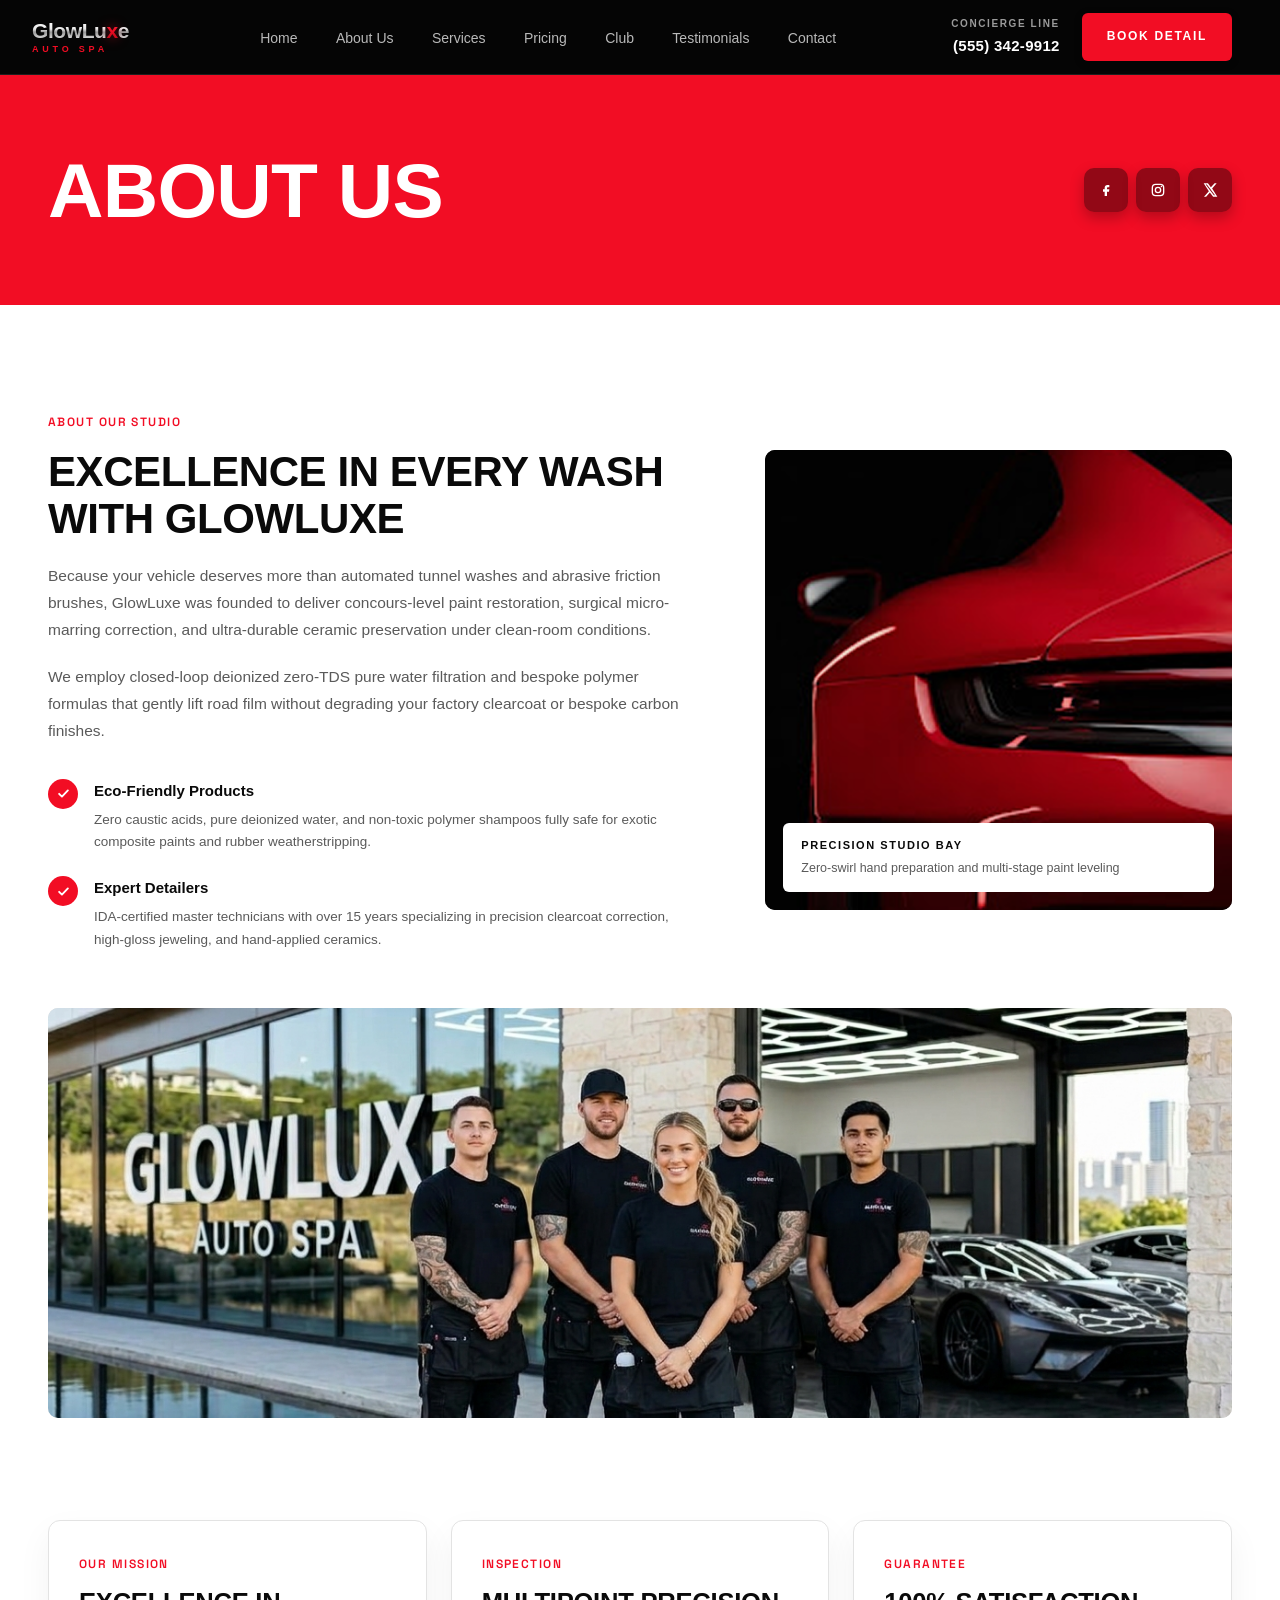
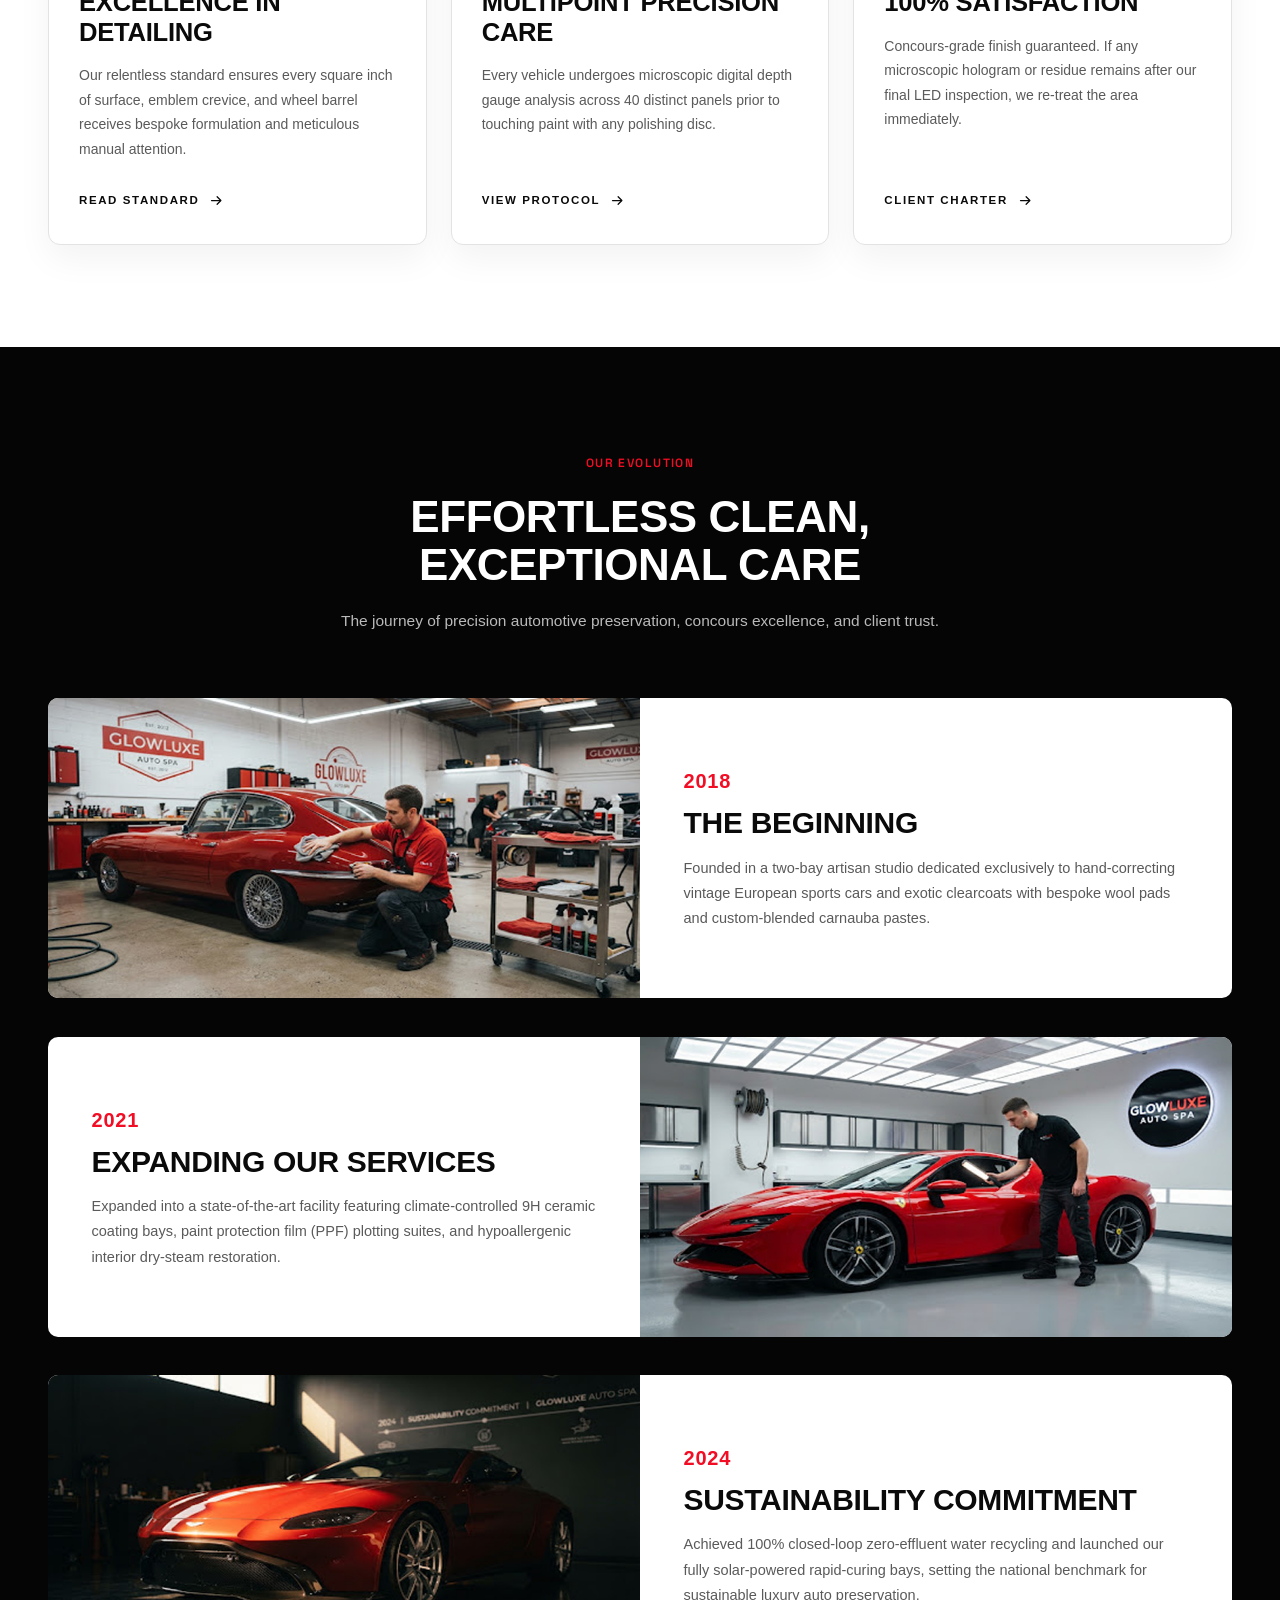
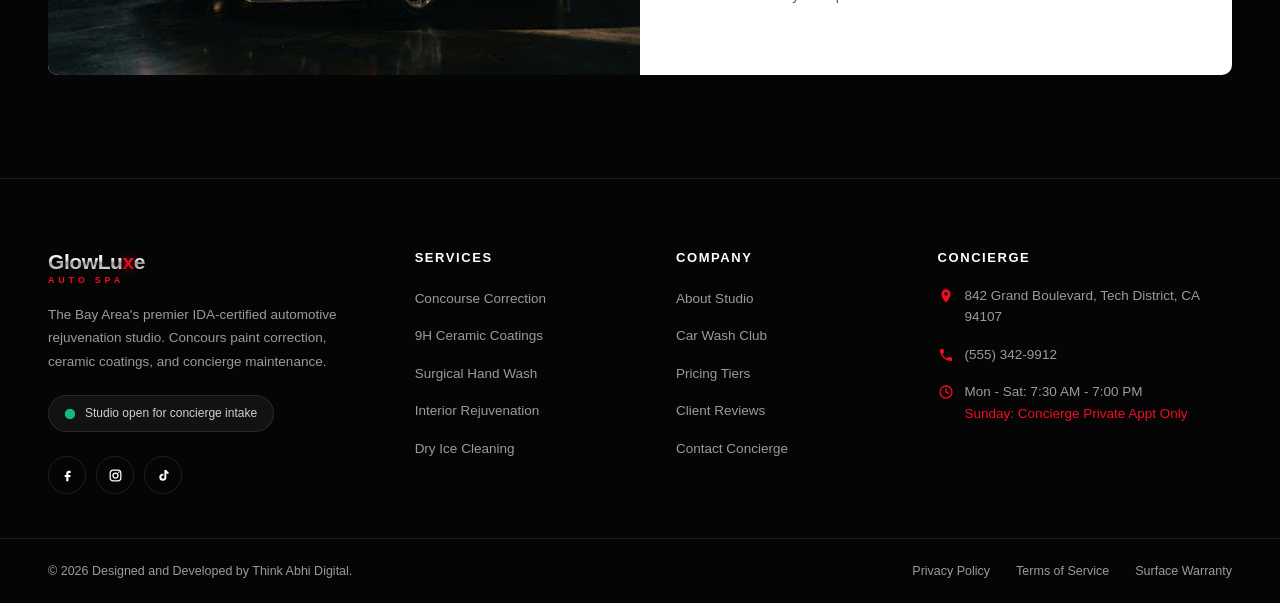
<file: about.html>
<!DOCTYPE html>
<html lang="en">
<head>
  <meta charset="UTF-8">
  <meta name="viewport" content="width=device-width, initial-scale=1.0">
  <meta name="description" content="About GlowLuxe Auto Spa — the Bay Area's premier IDA-certified automotive rejuvenation studio. Our mission, inspection protocol, guarantee, and the evolution of our craft since 2018.">
  <title>About Us — GlowLuxe Auto Spa</title>
  <link rel="preconnect" href="https://fonts.googleapis.com">
  <link rel="preconnect" href="https://fonts.gstatic.com" crossorigin>
  <link rel="stylesheet" href="https://fonts.googleapis.com/css2?family=Space+Grotesk:wght@500;600&amp;display=swap">
  <link rel="stylesheet" href="assets/css/style.css">
</head>
<body>
  <div id="site-header"></div>

  <main>
    <section class="c-section c-page-banner">
      <div class="c-container c-page-banner__inner">
        <h1 class="c-page-banner__title">About Us</h1>
        <div class="c-page-banner__socials">
          <a class="c-page-banner__social" href="#" aria-label="Facebook">
            <svg viewBox="0 0 24 24" fill="currentColor" aria-hidden="true"><path d="M14 8h3V4.5h-3c-2.3 0-4 1.9-4 4.2V11H7.5v3.5H10V21h3.5v-6.5h3l.5-3.5h-3.5V9c0-.6.4-1 1-1z"/></svg>
          </a>
          <a class="c-page-banner__social" href="#" aria-label="Instagram">
            <svg viewBox="0 0 24 24" fill="none" stroke="currentColor" stroke-width="2" aria-hidden="true"><rect x="3.5" y="3.5" width="17" height="17" rx="5"/><circle cx="12" cy="12" r="4"/><circle cx="17.2" cy="6.8" r="1.2" fill="currentColor" stroke="none"/></svg>
          </a>
          <a class="c-page-banner__social" href="#" aria-label="X">
            <svg viewBox="0 0 24 24" fill="currentColor" aria-hidden="true"><path d="M18.9 2H22l-6.8 7.8L23 22h-6.3l-4.9-6.4L6.2 22H3l7.3-8.3L2.5 2h6.4l4.4 5.9L18.9 2Zm-1.1 18h1.7L7.3 3.8H5.5L17.8 20Z"/></svg>
          </a>
        </div>
      </div>
    </section>

    <section class="c-section c-about-overview">
      <div class="c-container c-about-overview__layout">
        <div class="c-about-overview__content">
          <p class="c-eyebrow c-eyebrow--brand">About Our Studio</p>
          <h2 class="c-about-overview__title">Excellence in every wash with GlowLuxe</h2>
          <p class="c-about-overview__text">Because your vehicle deserves more than automated tunnel washes and abrasive friction brushes, GlowLuxe was founded to deliver concours-level paint restoration, surgical micro-marring correction, and ultra-durable ceramic preservation under clean-room conditions.</p>
          <p class="c-about-overview__text">We employ closed-loop deionized zero-TDS pure water filtration and bespoke polymer formulas that gently lift road film without degrading your factory clearcoat or bespoke carbon finishes.</p>
          <ul class="c-check-list">
            <li class="c-check-list__item">
              <span class="c-check-list__icon" aria-hidden="true">
                <svg viewBox="0 0 24 24" fill="none" stroke="currentColor" stroke-width="3" stroke-linecap="round" stroke-linejoin="round"><path d="m5 12.5 4.5 4.5L19 7"/></svg>
              </span>
              <div class="c-check-list__body">
                <p class="c-check-list__title">Eco-Friendly Products</p>
                <p class="c-check-list__text">Zero caustic acids, pure deionized water, and non-toxic polymer shampoos fully safe for exotic composite paints and rubber weatherstripping.</p>
              </div>
            </li>
            <li class="c-check-list__item">
              <span class="c-check-list__icon" aria-hidden="true">
                <svg viewBox="0 0 24 24" fill="none" stroke="currentColor" stroke-width="3" stroke-linecap="round" stroke-linejoin="round"><path d="m5 12.5 4.5 4.5L19 7"/></svg>
              </span>
              <div class="c-check-list__body">
                <p class="c-check-list__title">Expert Detailers</p>
                <p class="c-check-list__text">IDA-certified master technicians with over 15 years specializing in precision clearcoat correction, high-gloss jeweling, and hand-applied ceramics.</p>
              </div>
            </li>
          </ul>
        </div>

        <figure class="c-about-overview__media">
          <img src="assets/images/about/studio-bay.webp" alt="Red sports car parked inside the GlowLuxe precision studio bay" loading="lazy">
          <figcaption class="c-badge-overlay">
            <p class="c-badge-overlay__title">Precision Studio Bay</p>
            <p class="c-badge-overlay__text">Zero-swirl hand preparation and multi-stage paint leveling</p>
          </figcaption>
        </figure>
      </div>

      <div class="c-container">
        <figure class="c-about-overview__team">
          <img src="assets/images/about our studio.webp" alt="GlowLuxe Auto Spa detailing team standing outside the studio entrance" loading="lazy">
        </figure>
      </div>
    </section>

    <section class="c-section c-about-values">
      <div class="c-container c-about-values__grid">
        <article class="c-value-card">
          <p class="c-eyebrow c-eyebrow--brand">Our Mission</p>
          <h3 class="c-value-card__title">Excellence in detailing</h3>
          <p class="c-value-card__text">Our relentless standard ensures every square inch of surface, emblem crevice, and wheel barrel receives bespoke formulation and meticulous manual attention.</p>
          <a class="c-value-card__link" href="/contact">
            Read Standard
            <svg viewBox="0 0 24 24" fill="none" stroke="currentColor" stroke-width="2" stroke-linecap="round" stroke-linejoin="round" aria-hidden="true"><path d="M4 12h14"/><path d="m13 6 6 6-6 6"/></svg>
          </a>
        </article>

        <article class="c-value-card">
          <p class="c-eyebrow c-eyebrow--brand">Inspection</p>
          <h3 class="c-value-card__title">Multipoint precision care</h3>
          <p class="c-value-card__text">Every vehicle undergoes microscopic digital depth gauge analysis across 40 distinct panels prior to touching paint with any polishing disc.</p>
          <a class="c-value-card__link" href="/services">
            View Protocol
            <svg viewBox="0 0 24 24" fill="none" stroke="currentColor" stroke-width="2" stroke-linecap="round" stroke-linejoin="round" aria-hidden="true"><path d="M4 12h14"/><path d="m13 6 6 6-6 6"/></svg>
          </a>
        </article>

        <article class="c-value-card">
          <p class="c-eyebrow c-eyebrow--brand">Guarantee</p>
          <h3 class="c-value-card__title">100% Satisfaction</h3>
          <p class="c-value-card__text">Concours-grade finish guaranteed. If any microscopic hologram or residue remains after our final LED inspection, we re-treat the area immediately.</p>
          <a class="c-value-card__link" href="/contact">
            Client Charter
            <svg viewBox="0 0 24 24" fill="none" stroke="currentColor" stroke-width="2" stroke-linecap="round" stroke-linejoin="round" aria-hidden="true"><path d="M4 12h14"/><path d="m13 6 6 6-6 6"/></svg>
          </a>
        </article>
      </div>
    </section>

    <section class="c-section c-about-evolution">
      <div class="c-container c-about-evolution__header">
        <p class="c-eyebrow c-eyebrow--brand">Our Evolution</p>
        <h2 class="section-title">Effortless clean, exceptional care</h2>
        <p class="section-lede">The journey of precision automotive preservation, concours excellence, and client trust.</p>
      </div>

      <div class="c-container c-timeline">
        <article class="c-timeline__item">
          <div class="c-timeline__media">
            <img src="assets/images/about/history-2018.webp" alt="Artisan detailer hand-polishing a vintage red sports car in the original two-bay studio" loading="lazy">
          </div>
          <div class="c-timeline__body">
            <p class="c-timeline__year">2018</p>
            <h3 class="c-timeline__title">The Beginning</h3>
            <p class="c-timeline__text">Founded in a two-bay artisan studio dedicated exclusively to hand-correcting vintage European sports cars and exotic clearcoats with bespoke wool pads and custom-blended carnauba pastes.</p>
          </div>
        </article>

        <article class="c-timeline__item c-timeline__item--reverse">
          <div class="c-timeline__media">
            <img src="assets/images/about/history-2021.webp" alt="Detailer inspecting a red supercar inside the expanded climate-controlled facility" loading="lazy">
          </div>
          <div class="c-timeline__body">
            <p class="c-timeline__year">2021</p>
            <h3 class="c-timeline__title">Expanding Our Services</h3>
            <p class="c-timeline__text">Expanded into a state-of-the-art facility featuring climate-controlled 9H ceramic coating bays, paint protection film (PPF) plotting suites, and hypoallergenic interior dry-steam restoration.</p>
          </div>
        </article>

        <article class="c-timeline__item">
          <div class="c-timeline__media">
            <img src="assets/images/about/history-2024.webp" alt="Red grand tourer under solar-cured studio lighting beside the sustainability milestone wall" loading="lazy">
          </div>
          <div class="c-timeline__body">
            <p class="c-timeline__year">2024</p>
            <h3 class="c-timeline__title">Sustainability Commitment</h3>
            <p class="c-timeline__text">Achieved 100% closed-loop zero-effluent water recycling and launched our fully solar-powered rapid-curing bays, setting the national benchmark for sustainable luxury auto preservation.</p>
          </div>
        </article>
      </div>
    </section>
  </main>

  <div id="site-footer"></div>
  <script src="assets/js/main.js"></script>
</body>
</html>
</file>
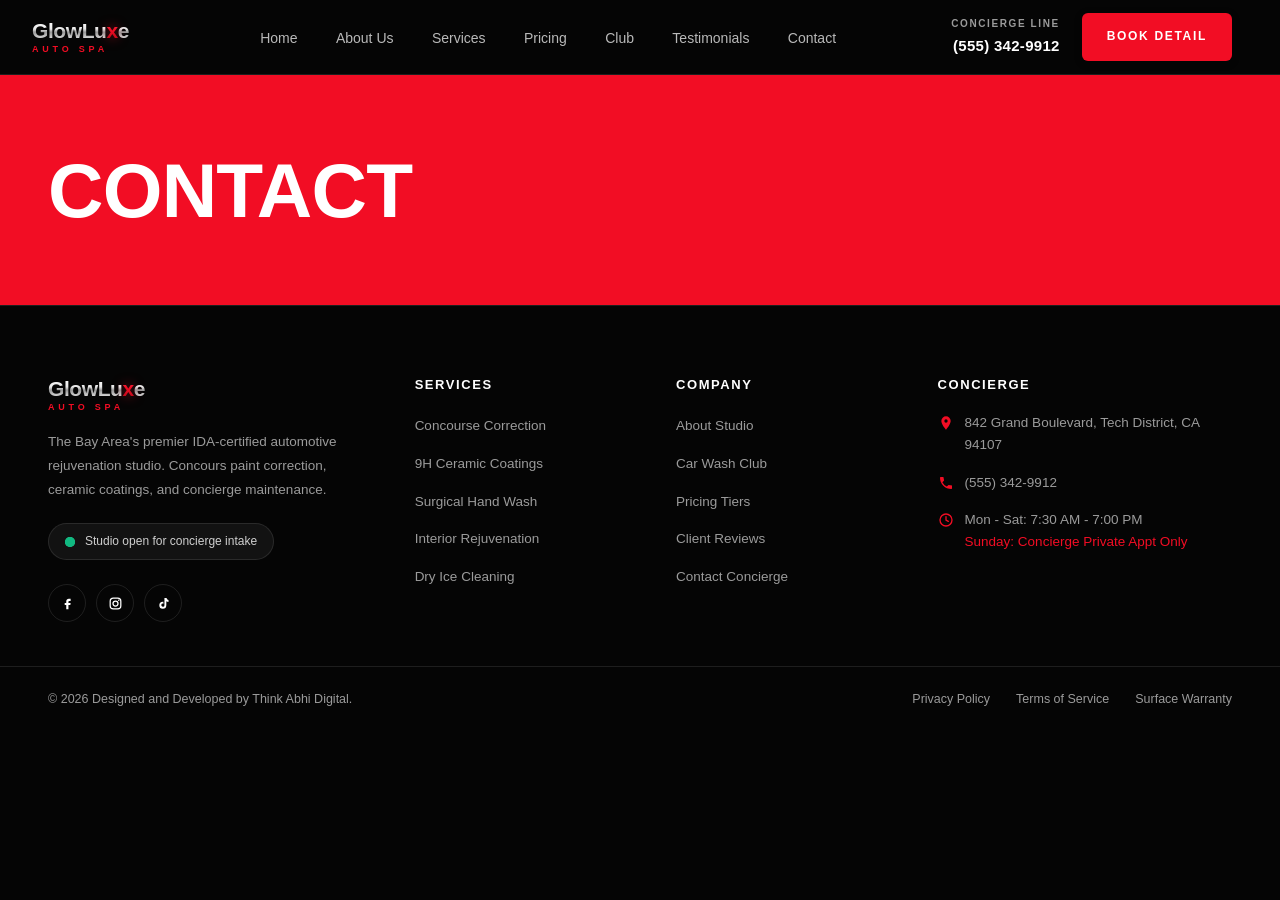
<file: contact.html>
<!DOCTYPE html>
<html lang="en">
<head>
  <meta charset="UTF-8">
  <meta name="viewport" content="width=device-width, initial-scale=1.0">
  <meta name="description" content="Contact GlowLuxe Auto Spa — book a concierge detail, request a quote, or visit the Bay Area studio.">
  <title>Contact — GlowLuxe Auto Spa</title>
  <link rel="preconnect" href="https://fonts.googleapis.com">
  <link rel="preconnect" href="https://fonts.gstatic.com" crossorigin>
  <link rel="stylesheet" href="https://fonts.googleapis.com/css2?family=Space+Grotesk:wght@500;600&amp;display=swap">
  <link rel="stylesheet" href="assets/css/style.css">
</head>
<body>
  <div id="site-header"></div>

  <main>
    <section class="c-section c-page-banner">
      <div class="c-container c-page-banner__inner">
        <h1 class="c-page-banner__title">Contact</h1>
      </div>
    </section>
  </main>

  <div id="site-footer"></div>
  <script src="assets/js/main.js"></script>
</body>
</html>
</file>
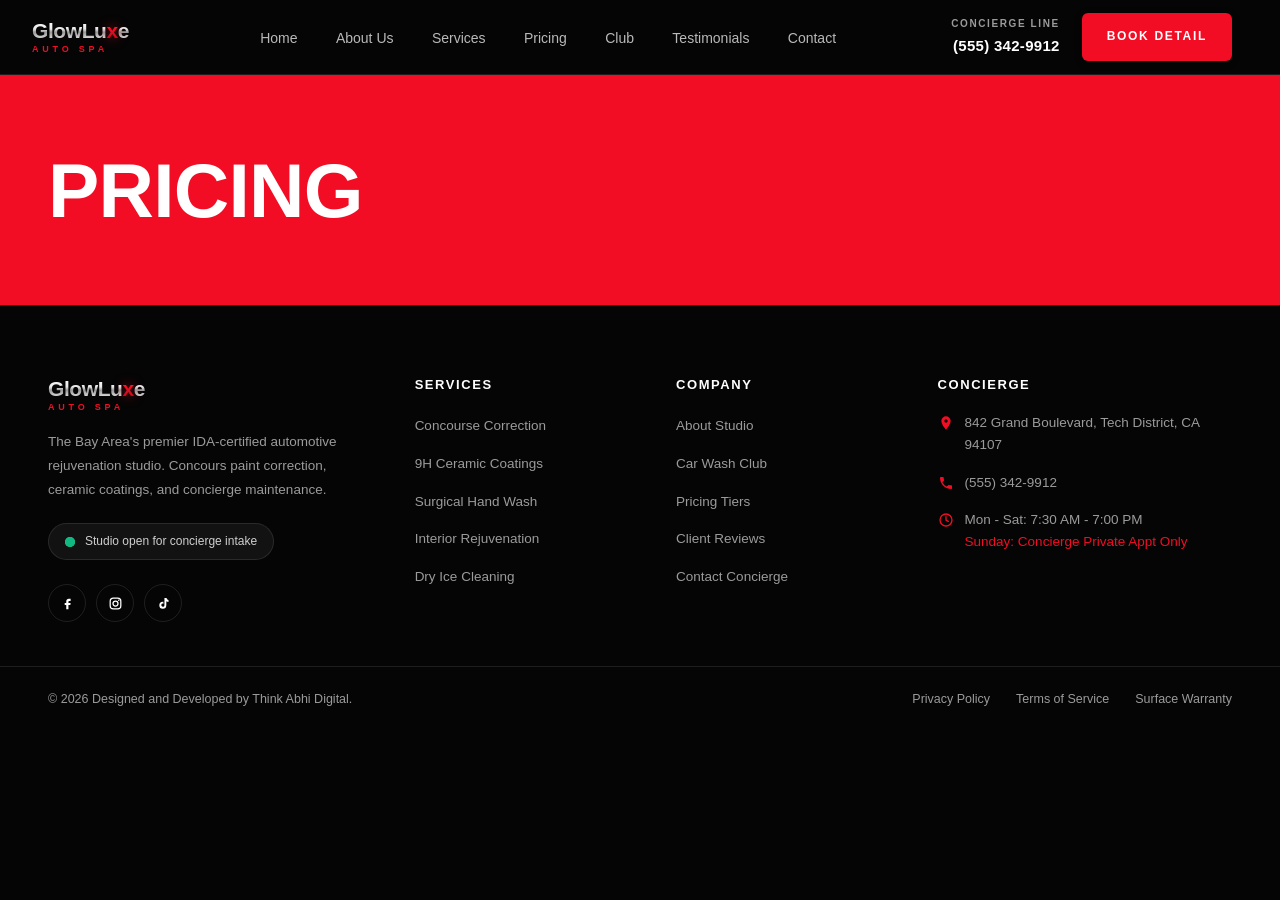
<file: pricing.html>
<!DOCTYPE html>
<html lang="en">
<head>
  <meta charset="UTF-8">
  <meta name="viewport" content="width=device-width, initial-scale=1.0">
  <meta name="description" content="GlowLuxe Auto Spa pricing — transparent tiers for concours paint correction, ceramic coatings, and concierge maintenance plans.">
  <title>Pricing — GlowLuxe Auto Spa</title>
  <link rel="preconnect" href="https://fonts.googleapis.com">
  <link rel="preconnect" href="https://fonts.gstatic.com" crossorigin>
  <link rel="stylesheet" href="https://fonts.googleapis.com/css2?family=Space+Grotesk:wght@500;600&amp;display=swap">
  <link rel="stylesheet" href="assets/css/style.css">
</head>
<body>
  <div id="site-header"></div>

  <main>
    <section class="c-section c-page-banner">
      <div class="c-container c-page-banner__inner">
        <h1 class="c-page-banner__title">Pricing</h1>
      </div>
    </section>
  </main>

  <div id="site-footer"></div>
  <script src="assets/js/main.js"></script>
</body>
</html>
</file>
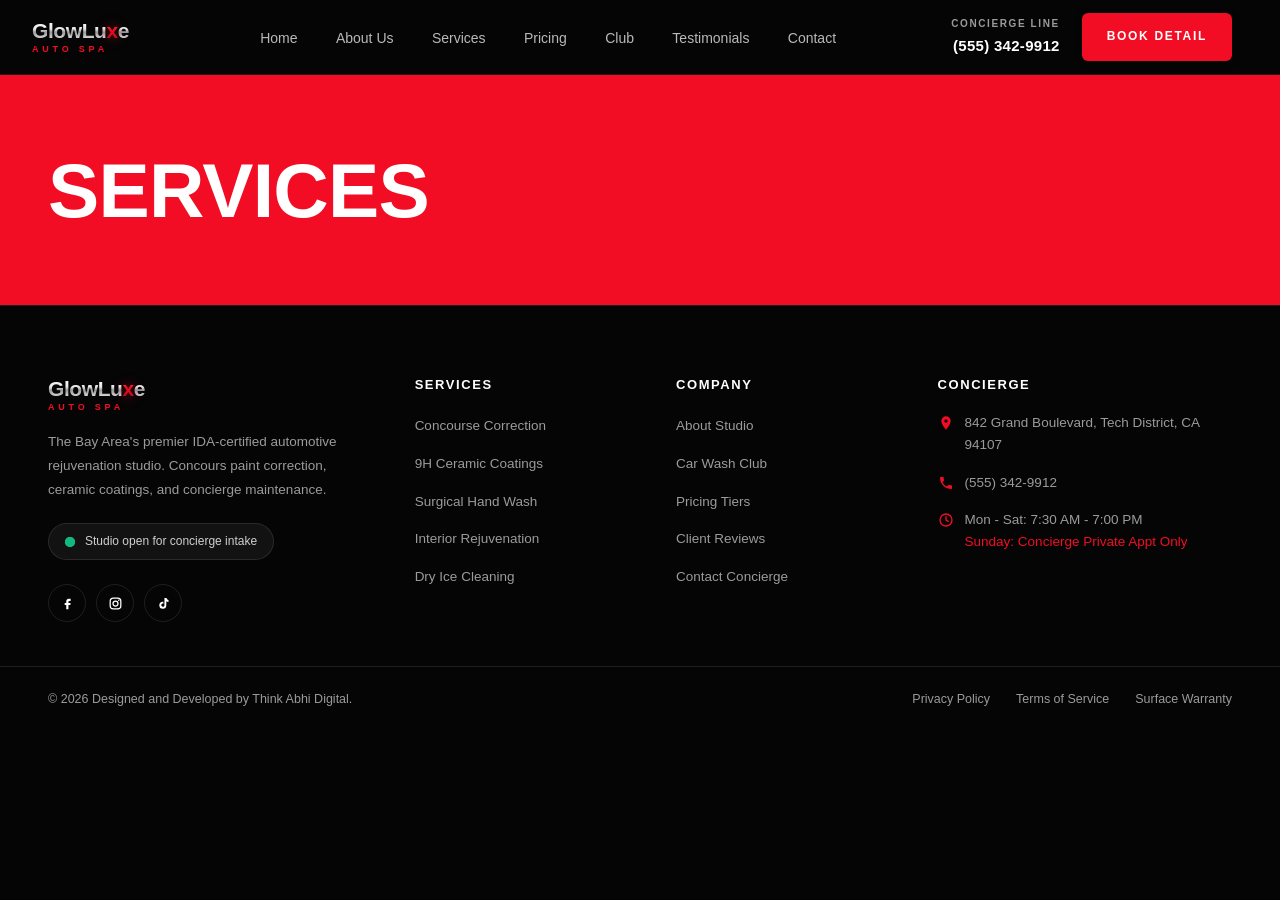
<file: services.html>
<!DOCTYPE html>
<html lang="en">
<head>
  <meta charset="UTF-8">
  <meta name="viewport" content="width=device-width, initial-scale=1.0">
  <meta name="description" content="GlowLuxe Auto Spa services — concours paint correction, 9H ceramic coatings, surgical hand wash, interior rejuvenation, and dry ice cleaning.">
  <title>Services — GlowLuxe Auto Spa</title>
  <link rel="preconnect" href="https://fonts.googleapis.com">
  <link rel="preconnect" href="https://fonts.gstatic.com" crossorigin>
  <link rel="stylesheet" href="https://fonts.googleapis.com/css2?family=Space+Grotesk:wght@500;600&amp;display=swap">
  <link rel="stylesheet" href="assets/css/style.css">
</head>
<body>
  <div id="site-header"></div>

  <main>
    <section class="c-section c-page-banner">
      <div class="c-container c-page-banner__inner">
        <h1 class="c-page-banner__title">Services</h1>
      </div>
    </section>
  </main>

  <div id="site-footer"></div>
  <script src="assets/js/main.js"></script>
</body>
</html>
</file>
<file: assets/css/style.css>
:root {
  --glow-brand-red: #F20D24;
  --glow-brand-red-bright: #FF1428;
  --glow-brand-red-dark: #B50918;

  --glow-surface-base: #050505;
  --glow-surface-raised: #0B0B0B;
  --glow-surface-panel: #121212;
  --glow-surface-light: #F2F2F2;
  --glow-surface-card: #FFFFFF;

  --glow-text-inverse: #FFFFFF;
  --glow-text-primary: #0A0A0A;
  --glow-text-muted: #9B9B9B;
  --glow-text-soft: #5A5A5A;

  --glow-border-dark: rgba(255, 255, 255, 0.10);
  --glow-border-light: #E3E3E3;
  --glow-border-red: rgba(242, 13, 36, 0.45);

  --glow-font-display: "Helvetica Neue", Helvetica, Arial, sans-serif;
  --glow-font-body: "Helvetica Neue", Helvetica, Arial, sans-serif;

  --glow-container-max: 1560px;
  --glow-gutter: 24px;
  --glow-radius: 6px;
  --glow-radius-lg: 10px;
  --glow-header-height: 74px;
  --glow-section-y: clamp(64px, 8vw, 110px);
}

*,
*::before,
*::after {
  box-sizing: border-box;
}

* {
  margin: 0;
}

html {
  -webkit-text-size-adjust: 100%;
  scroll-behavior: smooth;
  scroll-padding-top: var(--glow-header-height);
}

body {
  background: var(--glow-surface-base);
  color: var(--glow-text-inverse);
  font-family: var(--glow-font-body);
  font-size: 16px;
  line-height: 1.6;
  -webkit-font-smoothing: antialiased;
  -moz-osx-font-smoothing: grayscale;
}

img,
svg {
  display: block;
  max-width: 100%;
}

ul {
  padding: 0;
  list-style: none;
}

a {
  color: inherit;
  text-decoration: none;
}

h1,
h2,
h3 {
  font-family: var(--glow-font-display);
  font-weight: 800;
  line-height: 1.08;
  letter-spacing: -0.01em;
}

:focus-visible {
  outline: 2px solid var(--glow-brand-red);
  outline-offset: 3px;
}

.c-section {
  position: relative;
  width: 100%;
}

.c-container {
  width: 100%;
  max-width: 1560px;
  margin-left: auto;
  margin-right: auto;
  padding-left: clamp(1.25rem, 4vw, 3rem);
  padding-right: clamp(1.25rem, 4vw, 3rem);
  box-sizing: border-box;
}

.eyebrow {
  display: flex;
  align-items: center;
  gap: 10px;
  font-size: 12px;
  font-weight: 700;
  letter-spacing: 0.2em;
  text-transform: uppercase;
  color: var(--glow-brand-red);
}

.c-eyebrow {
  display: inline-flex;
  align-items: center;
  gap: 10px;
  font-family: "Space Grotesk", sans-serif;
  font-size: 12px;
  font-weight: 600;
  letter-spacing: 0.12em;
  text-transform: uppercase;
}

.c-eyebrow__indicator {
  position: relative;
  display: grid;
  place-items: center;
  width: 8px;
  height: 8px;
  flex: none;
}

.c-eyebrow__ping {
  position: absolute;
  inset: 0;
  border-radius: 50%;
  background: #FF4555;
  animation: c-eyebrow-ping 1.8s cubic-bezier(0, 0, 0.2, 1) infinite;
}

.c-eyebrow__dot {
  position: relative;
  width: 8px;
  height: 8px;
  border-radius: 50%;
  background: var(--glow-brand-red);
}

.c-eyebrow__text {
  line-height: 1.4;
  color: #B8B8B8;
}

.c-eyebrow--brand {
  color: var(--glow-brand-red);
}

@keyframes c-eyebrow-ping {
  0% {
    transform: scale(1);
    opacity: 0.75;
  }

  75%,
  100% {
    transform: scale(2.6);
    opacity: 0;
  }
}

@media (prefers-reduced-motion: reduce) {
  .c-eyebrow__ping {
    animation: none;
    opacity: 0.35;
  }
}

.eyebrow--inverse {
  color: var(--glow-text-inverse);
}

.eyebrow--center {
  justify-content: center;
}

.section-title {
  font-size: clamp(30px, 3.6vw, 44px);
  font-weight: 900;
  text-transform: uppercase;
}

.section-lede {
  font-size: 15.5px;
  line-height: 1.7;
  opacity: 0.72;
}

.btn {
  position: relative;
  display: inline-flex;
  align-items: center;
  justify-content: center;
  gap: 10px;
  padding: 15px 28px;
  border: 1px solid transparent;
  border-radius: var(--glow-radius);
  font-family: var(--glow-font-body);
  font-size: 12px;
  font-weight: 800;
  letter-spacing: 0.14em;
  text-transform: uppercase;
  cursor: pointer;
  transform: translateY(0);
  box-shadow: 0 2px 8px rgba(0, 0, 0, 0.2);
  transition: transform 0.3s cubic-bezier(0.25, 1, 0.5, 1), box-shadow 0.3s cubic-bezier(0.25, 1, 0.5, 1), background-color 0.25s ease, border-color 0.25s ease, color 0.25s ease;
}

.btn:hover {
  transform: translateY(-3px);
}

.btn:active {
  transform: translateY(-1px) scale(0.98);
  box-shadow: 0 4px 10px rgba(0, 0, 0, 0.3);
}

.btn--primary {
  background: var(--glow-brand-red);
  color: var(--glow-text-inverse);
}

.btn--primary:hover {
  background: var(--glow-brand-red-bright);
  box-shadow: 0 10px 24px rgba(242, 13, 36, 0.35), 0 4px 12px rgba(0, 0, 0, 0.4);
}

.btn--primary:active {
  background: var(--glow-brand-red-dark);
}

.btn--ghost {
  background: rgba(255, 255, 255, 0.06);
  border-color: rgba(255, 255, 255, 0.18);
  color: var(--glow-text-inverse);
}

.btn--ghost:hover {
  background: rgba(255, 255, 255, 0.12);
}

.btn--light {
  background: var(--glow-text-inverse);
  color: var(--glow-text-primary);
}

.btn--light:hover {
  background: #EDEDED;
}

.btn--outline {
  background: transparent;
  border-color: #D6D6D6;
  color: var(--glow-text-primary);
}

.btn--outline:hover {
  border-color: var(--glow-text-primary);
}

.btn--outline-inverse {
  background: transparent;
  border-color: rgba(255, 255, 255, 0.35);
  color: var(--glow-text-inverse);
}

.btn--outline-inverse:hover {
  border-color: var(--glow-text-inverse);
  background: rgba(255, 255, 255, 0.08);
}

.btn--ghost:hover,
.btn--light:hover,
.btn--outline:hover,
.btn--outline-inverse:hover {
  box-shadow: 0 10px 22px rgba(0, 0, 0, 0.5), 0 0 12px rgba(255, 255, 255, 0.1);
}

.btn--block {
  width: 100%;
}

@media (prefers-reduced-motion: reduce) {
  .btn {
    transition: background-color 0.25s ease, border-color 0.25s ease, color 0.25s ease;
  }

  .btn:hover,
  .btn:active {
    transform: none;
  }
}

.check-list {
  display: grid;
  gap: 12px;
}

.check-list__item {
  position: relative;
  padding-left: 26px;
  font-size: 14.5px;
  line-height: 1.55;
  color: inherit;
  opacity: 0.85;
}

.check-list__item::before {
  content: "\2713";
  position: absolute;
  left: 0;
  top: 0;
  color: var(--glow-brand-red);
  font-weight: 700;
}

.header {
  position: sticky;
  top: 0;
  z-index: 100;
  background: var(--glow-surface-base);
  border-bottom: 1px solid var(--glow-border-dark);
  container-type: inline-size;
}

.header__bar {
  display: flex;
  align-items: center;
  justify-content: space-between;
  gap: 24px;
  min-height: var(--glow-header-height);
}

.c-logo {
  display: inline-flex;
  flex-direction: column;
  gap: 4px;
  flex: none;
  line-height: 1;
}

.header .c-logo {
  margin-left: calc(32px - 50cqw + 50%);
  margin-right: calc(50cqw - 50% - 32px);
}

.c-logo__text {
  display: flex;
  font-family: var(--glow-font-display);
  font-size: 21px;
  font-weight: 800;
  letter-spacing: -0.02em;
}

.c-logo__main {
  background: linear-gradient(180deg, #FFFFFF 0%, #E9E9E9 42%, #979797 58%, #F4F4F4 100%);
  -webkit-background-clip: text;
  background-clip: text;
  color: transparent;
}

.c-logo__accent {
  background: linear-gradient(180deg, #FF4C5C 0%, #F20D24 45%, #B50918 100%);
  -webkit-background-clip: text;
  background-clip: text;
  color: transparent;
  filter: drop-shadow(0 0 6px rgba(242, 13, 36, 0.65));
}

.c-logo__tagline {
  font-size: 9px;
  font-weight: 700;
  letter-spacing: 0.42em;
  text-transform: uppercase;
  color: var(--glow-brand-red);
}

.nav__list {
  display: flex;
  align-items: center;
  gap: clamp(1.5rem, 3vw, 3rem);
}

.nav__link {
  position: relative;
  display: inline-block;
  padding: 6px 0 0.25rem;
  font-size: 14px;
  color: #B9B9B9;
  transition: color 0.3s ease;
}

.nav__link:hover {
  color: var(--glow-brand-red);
}

.nav__link--active {
  color: var(--glow-brand-red);
  font-weight: 600;
}

.nav__link::after {
  content: "";
  position: absolute;
  bottom: 0;
  left: 0;
  width: 100%;
  height: 2px;
  background-color: var(--glow-brand-red);
  transform: scaleX(0);
  transform-origin: right;
  transition: transform 0.35s cubic-bezier(0.25, 1, 0.5, 1);
}

.nav__link:hover::after,
.nav__link--active::after {
  transform: scaleX(1);
  transform-origin: left;
}

.header__contact {
  display: flex;
  align-items: center;
  gap: 22px;
  flex: none;
}

.header__phone {
  display: grid;
  gap: 2px;
  text-align: right;
}

.header__phone-label {
  font-size: 10px;
  font-weight: 700;
  letter-spacing: 0.16em;
  text-transform: uppercase;
  color: var(--glow-text-muted);
}

.header__phone-number {
  font-size: 15px;
  font-weight: 800;
  letter-spacing: 0.02em;
  color: var(--glow-text-inverse);
}

.header__phone-number:hover {
  color: var(--glow-brand-red);
}

.header .btn {
  padding: 13px 24px;
}

.nav-toggle__input {
  position: absolute;
  opacity: 0;
  pointer-events: none;
}

.nav-toggle {
  display: none;
  flex-direction: column;
  justify-content: center;
  gap: 5px;
  width: 40px;
  height: 40px;
  padding: 8px;
  border: 1px solid var(--glow-border-dark);
  border-radius: var(--glow-radius);
  cursor: pointer;
}

.nav-toggle__bar {
  display: block;
  height: 2px;
  width: 100%;
  background: var(--glow-text-inverse);
}

.c-hero {
  overflow: hidden;
}

.hero {
  display: flex;
  align-items: center;
  min-height: 840px;
  padding-block: 130px 110px;
  background: var(--glow-surface-base);
}

.hero__media {
  position: absolute;
  inset: 0;
  z-index: 1;
}

.hero__media img {
  width: 100%;
  height: 100%;
  object-fit: cover;
  object-position: 60% center;
  background: var(--glow-surface-raised);
}

.c-hero__video {
  position: absolute;
  inset: 0;
  z-index: 0;
  width: 100%;
  height: 100%;
  object-fit: cover;
  object-position: center center;
  background: var(--glow-surface-raised);
}

.c-hero__overlay {
  position: absolute;
  inset: 0;
  z-index: 1;
  background:
    linear-gradient(180deg, rgba(5, 5, 5, 0.7) 0%, rgba(5, 5, 5, 0) 22%),
    linear-gradient(115deg, rgba(5, 5, 5, 0.96) 0%, rgba(5, 5, 5, 0.88) 30%, rgba(5, 5, 5, 0.5) 58%, rgba(5, 5, 5, 0.14) 82%, rgba(5, 5, 5, 0.06) 100%);
}

.c-hero__video-toggle-icon {
  position: relative;
  width: 10px;
  height: 12px;
  flex: none;
}

.c-hero__video-toggle-icon::before,
.c-hero__video-toggle-icon::after {
  content: "";
  position: absolute;
  top: 0;
  bottom: 0;
  width: 3px;
  border-radius: 1px;
  background: var(--glow-brand-red);
}

.c-hero__video-toggle-icon::before {
  left: 0;
}

.c-hero__video-toggle-icon::after {
  right: 0;
}

.c-hero__video-toggle--paused .c-hero__video-toggle-icon::before {
  top: 0;
  bottom: 0;
  left: 1px;
  width: 0;
  height: 0;
  background: transparent;
  border-left: 9px solid var(--glow-brand-red);
  border-top: 6px solid transparent;
  border-bottom: 6px solid transparent;
  border-radius: 0;
}

.c-hero__video-toggle--paused .c-hero__video-toggle-icon::after {
  display: none;
}

.hero__content {
  position: relative;
  z-index: 3;
  min-width: 0;
}

.hero__inner {
  max-width: 620px;
}

.hero__title {
  margin-top: 22px;
  font-size: clamp(32px, 9vw, 62px);
  font-weight: 900;
  line-height: 1.04;
  text-transform: uppercase;
  overflow-wrap: break-word;
}

.hero__title-accent {
  display: block;
  color: var(--glow-brand-red);
}

.hero__text {
  max-width: 520px;
  margin-top: 22px;
  font-size: 16px;
  line-height: 1.7;
  color: var(--glow-text-muted);
}

.hero__actions {
  display: flex;
  flex-wrap: wrap;
  gap: 14px;
  margin-top: 36px;
}

.intro {
  background: var(--glow-surface-light);
  color: var(--glow-text-primary);
  padding-block: clamp(56px, 7vw, 96px) clamp(36px, 4vw, 56px);
}

.intro__layout {
  display: grid;
  grid-template-columns: minmax(0, 1fr) minmax(0, 1fr);
  gap: clamp(32px, 5vw, 72px);
  align-items: center;
}

.intro__media {
  border-radius: var(--glow-radius-lg);
  overflow: hidden;
  background: #DDDDDD;
}

.intro__media img {
  width: 100%;
  height: 100%;
  min-height: 340px;
  object-fit: cover;
}

.intro__content {
  max-width: 520px;
}

.intro__title {
  margin-top: 16px;
  font-size: clamp(30px, 3.4vw, 42px);
  font-weight: 900;
  text-transform: uppercase;
  max-width: 460px;
}

.intro__text {
  margin-top: 20px;
  font-size: 15.5px;
  line-height: 1.75;
  color: var(--glow-text-soft);
}

.intro__actions {
  display: flex;
  flex-wrap: wrap;
  align-items: center;
  gap: 24px;
  margin-top: 32px;
}

.intro__phone {
  font-size: 14.5px;
  font-weight: 800;
  color: var(--glow-brand-red);
}

.intro__phone:hover {
  color: var(--glow-brand-red-dark);
}

.features {
  background: var(--glow-surface-light);
  color: var(--glow-text-primary);
  padding-bottom: clamp(56px, 7vw, 96px);
}

.features__grid {
  display: grid;
  grid-template-columns: repeat(4, minmax(0, 1fr));
  gap: 20px;
}

.feature {
  display: flex;
  flex-direction: column;
  align-items: center;
  gap: 14px;
  padding: 28px 20px;
  text-align: center;
  background: var(--glow-surface-card);
  border: 1px solid var(--glow-border-light);
  border-radius: var(--glow-radius-lg);
  box-shadow: 0 12px 30px rgba(10, 10, 10, 0.05);
}

.feature__icon {
  display: grid;
  place-items: center;
  width: 46px;
  height: 46px;
  border-radius: 50%;
  background: rgba(242, 13, 36, 0.1);
  color: var(--glow-brand-red);
}

.feature__icon svg {
  width: 20px;
  height: 20px;
}

.feature__title {
  font-size: 13.5px;
  font-weight: 800;
  letter-spacing: 0.08em;
  text-transform: uppercase;
}

.feature__text {
  font-size: 12.5px;
  line-height: 1.65;
  color: var(--glow-text-soft);
}

.showcase {
  background: var(--glow-surface-base);
  padding-block: var(--glow-section-y);
}

.showcase__header {
  max-width: 780px;
  margin-inline: auto;
  text-align: center;
}

.showcase__header .section-title {
  margin-top: 18px;
}

.showcase__header .section-lede {
  max-width: 680px;
  margin: 20px auto 0;
}

.showcase__panel {
  display: grid;
  grid-template-columns: minmax(0, 0.9fr) minmax(0, 1.1fr);
  margin-top: clamp(36px, 5vw, 64px);
  background: var(--glow-surface-card);
  color: var(--glow-text-primary);
  border-radius: var(--glow-radius-lg);
  overflow: hidden;
}

.showcase__media {
  position: relative;
  min-height: 420px;
  margin: 0;
  padding: 0;
  border: 0;
  background: #171717;
  overflow: hidden;
}

.showcase__image {
  position: absolute;
  inset: 0;
  display: block;
  width: 100%;
  height: 100%;
  margin: 0;
  padding: 0;
  border: 0;
  object-fit: cover;
  object-position: center;
}

.showcase__body {
  padding: clamp(32px, 4vw, 56px);
  display: flex;
  flex-direction: column;
  align-items: flex-start;
}

.showcase__title {
  margin-top: 14px;
  font-size: clamp(24px, 2.6vw, 32px);
  font-weight: 900;
  text-transform: uppercase;
  max-width: 520px;
}

.showcase__body .check-list {
  margin-top: 24px;
}

.showcase__body .check-list__item {
  color: var(--glow-text-soft);
  opacity: 1;
}

.showcase__body .btn {
  margin-top: 32px;
}

.pricing {
  background: var(--glow-surface-light);
  color: var(--glow-text-primary);
  padding-block: var(--glow-section-y);
}

.pricing__header {
  max-width: 720px;
  margin-inline: auto;
  text-align: center;
}

.pricing__header .section-title {
  margin-top: 16px;
}

.pricing__header .section-lede {
  margin-top: 18px;
}

.pricing__grid {
  display: grid;
  grid-template-columns: repeat(3, minmax(0, 1fr));
  gap: 24px;
  align-items: stretch;
  margin-top: 44px;
}

.plan {
  position: relative;
  display: flex;
  flex-direction: column;
  padding: 32px 28px;
  background: var(--glow-surface-card);
  border: 1px solid var(--glow-border-light);
  border-radius: 12px;
  box-shadow: 0 14px 34px rgba(10, 10, 10, 0.05);
}

.plan__badge {
  position: absolute;
  top: 0;
  left: 50%;
  transform: translate(-50%, -50%);
  padding: 7px 16px;
  background: var(--glow-brand-red);
  color: var(--glow-text-inverse);
  border-radius: 999px;
  font-size: 10px;
  font-weight: 800;
  letter-spacing: 0.12em;
  text-transform: uppercase;
  white-space: nowrap;
}

.plan--featured {
  border: 2px solid var(--glow-brand-red);
}

.plan--dark {
  background: var(--glow-surface-raised);
  border-color: #1E1E1E;
  color: var(--glow-text-inverse);
}

.plan__label {
  font-size: 11px;
  font-weight: 800;
  letter-spacing: 0.16em;
  text-transform: uppercase;
  color: var(--glow-text-soft);
}

.plan--featured .plan__label,
.plan--dark .plan__label {
  color: var(--glow-brand-red);
}

.plan__name {
  margin-top: 10px;
  font-size: 22px;
  font-weight: 900;
  text-transform: uppercase;
}

.plan__price {
  display: flex;
  align-items: baseline;
  gap: 8px;
  margin-top: 8px;
}

.plan__amount {
  font-family: var(--glow-font-display);
  font-size: 40px;
  font-weight: 900;
  letter-spacing: -0.02em;
}

.plan__period {
  font-size: 12.5px;
  color: var(--glow-text-soft);
}

.plan--dark .plan__period {
  color: var(--glow-text-muted);
}

.plan .check-list {
  margin-top: 22px;
  flex: 1;
}

.plan--dark .check-list__item {
  color: var(--glow-text-muted);
  opacity: 1;
}

.plan__cta {
  margin-top: 28px;
}

.cabin {
  background: var(--glow-surface-base);
  padding-block: var(--glow-section-y);
}

.cabin__layout {
  display: grid;
  grid-template-columns: minmax(0, 1.15fr) minmax(0, 0.85fr);
  gap: clamp(32px, 5vw, 64px);
  align-items: center;
}

.cabin__title {
  margin-top: 16px;
  font-size: clamp(28px, 3vw, 40px);
  font-weight: 900;
  text-transform: uppercase;
  max-width: 440px;
}

.cabin__text {
  max-width: 540px;
  margin-top: 18px;
  font-size: 15.5px;
  line-height: 1.7;
  color: var(--glow-text-muted);
}

.cabin__pills {
  display: flex;
  flex-wrap: wrap;
  gap: 16px;
  margin-top: 30px;
}

.pill {
  display: flex;
  align-items: center;
  gap: 12px;
  min-width: 230px;
  padding: 14px 18px;
  background: var(--glow-surface-panel);
  border: 1px solid var(--glow-border-dark);
  border-radius: 8px;
}

.pill__icon {
  display: grid;
  place-items: center;
  width: 34px;
  height: 34px;
  flex: none;
  border-radius: 50%;
  background: rgba(242, 13, 36, 0.14);
  color: var(--glow-brand-red);
}

.pill__icon svg {
  width: 16px;
  height: 16px;
}

.pill__title {
  font-size: 13px;
  font-weight: 800;
  letter-spacing: 0.1em;
  text-transform: uppercase;
}

.pill__text {
  font-size: 12px;
  color: var(--glow-text-muted);
}

.promo {
  padding: clamp(28px, 3.4vw, 44px);
  background: var(--glow-brand-red);
  border-radius: var(--glow-radius-lg);
  color: var(--glow-text-inverse);
}

.promo__tag {
  display: inline-block;
  padding: 7px 14px;
  background: rgba(0, 0, 0, 0.32);
  border-radius: var(--glow-radius);
  font-size: 10.5px;
  font-weight: 800;
  letter-spacing: 0.14em;
  text-transform: uppercase;
}

.promo__title {
  margin-top: 18px;
  font-size: clamp(24px, 2.6vw, 32px);
  font-weight: 900;
  text-transform: uppercase;
}

.promo__text {
  margin-top: 14px;
  font-size: 14.5px;
  line-height: 1.7;
  color: rgba(255, 255, 255, 0.88);
}

.promo .btn {
  margin-top: 26px;
}

.banner {
  background: var(--glow-surface-base);
}

.banner__media {
  min-height: clamp(300px, 40vw, 520px);
  background: var(--glow-surface-raised);
}

.banner__media img {
  width: 100%;
  height: clamp(300px, 40vw, 520px);
  object-fit: cover;
  object-position: center 45%;
}

.club {
  background: var(--glow-brand-red);
  color: var(--glow-text-inverse);
  padding-block: var(--glow-section-y);
}

.club__layout {
  display: grid;
  grid-template-columns: minmax(0, 1fr) minmax(0, 1.15fr);
  gap: clamp(32px, 5vw, 72px);
  align-items: center;
}

.club__title {
  margin-top: 16px;
  font-size: clamp(30px, 3.4vw, 44px);
  font-weight: 900;
  text-transform: uppercase;
  max-width: 420px;
}

.club__text {
  margin-top: 18px;
  max-width: 480px;
  font-size: 15.5px;
  line-height: 1.7;
  color: rgba(255, 255, 255, 0.9);
}

.club__plans {
  display: grid;
  grid-template-columns: repeat(2, minmax(0, 1fr));
  gap: 22px;
}

.membership {
  display: flex;
  flex-direction: column;
  padding: 26px 24px;
  background: var(--glow-surface-card);
  color: var(--glow-text-primary);
  border-radius: 8px;
  box-shadow: 0 18px 40px rgba(80, 0, 10, 0.22);
}

.membership__label {
  font-size: 11px;
  font-weight: 800;
  letter-spacing: 0.16em;
  text-transform: uppercase;
  color: var(--glow-text-soft);
}

.membership__label--vip {
  color: var(--glow-brand-red);
}

.membership__name {
  margin-top: 10px;
  font-size: 19px;
  font-weight: 900;
  text-transform: uppercase;
}

.membership__price {
  display: flex;
  align-items: baseline;
  gap: 7px;
  margin-top: 6px;
}

.membership__amount {
  font-family: var(--glow-font-display);
  font-size: 32px;
  font-weight: 900;
  letter-spacing: -0.02em;
}

.membership__period {
  font-size: 12.5px;
  color: var(--glow-text-soft);
}

.membership .check-list {
  margin-top: 18px;
  flex: 1;
}

.membership .check-list__item {
  font-size: 13.5px;
  color: var(--glow-text-soft);
  opacity: 1;
}

.membership .btn {
  margin-top: 24px;
  padding: 13px 20px;
}

.vouchers {
  background: var(--glow-surface-light);
  color: var(--glow-text-primary);
  padding-block: var(--glow-section-y);
}

.vouchers__header {
  max-width: 760px;
  margin-inline: auto;
  text-align: center;
}

.vouchers__header .section-title {
  margin-top: 16px;
}

.vouchers__header .section-lede {
  margin-top: 18px;
}

.vouchers__grid {
  display: grid;
  grid-template-columns: repeat(4, minmax(0, 1fr));
  gap: 20px;
  margin-top: clamp(36px, 4.5vw, 56px);
}

.voucher {
  display: flex;
  flex-direction: column;
  align-items: center;
  gap: 12px;
  padding: 30px 22px;
  text-align: center;
  background: var(--glow-surface-raised);
  border: 1px solid rgba(255, 255, 255, 0.08);
  border-radius: var(--glow-radius-lg);
  color: var(--glow-text-inverse);
}

.voucher__icon {
  display: grid;
  place-items: center;
  width: 46px;
  height: 46px;
  border-radius: 50%;
  background: rgba(242, 13, 36, 0.14);
  color: var(--glow-brand-red);
}

.voucher__icon svg {
  width: 20px;
  height: 20px;
}

.voucher__title {
  font-size: 14.5px;
  font-weight: 800;
  letter-spacing: 0.06em;
  text-transform: uppercase;
}

.voucher__text {
  font-size: 12.5px;
  line-height: 1.6;
  color: var(--glow-text-muted);
  min-height: 40px;
}

.voucher__price {
  font-family: var(--glow-font-display);
  font-size: 26px;
  font-weight: 900;
  color: var(--glow-brand-red);
}

.voucher .btn {
  margin-top: auto;
  width: 100%;
  padding: 12px 18px;
}

.testimonials {
  background: var(--glow-surface-base);
  padding-block: var(--glow-section-y);
  overflow: hidden;
}

.testimonials__bg {
  position: absolute;
  inset: 0;
  width: 100%;
  height: 100%;
  object-fit: cover;
  opacity: 0.16;
}

.testimonials__layout {
  position: relative;
  z-index: 1;
  max-width: 800px;
  margin-inline: auto;
  text-align: center;
}

.testimonials__title {
  margin-top: 16px;
}

.testimonials__stars {
  margin-top: 18px;
  font-size: 18px;
  letter-spacing: 0.3em;
  color: var(--glow-brand-red);
}

.testimonials__quote {
  margin-top: 24px;
  font-size: 17px;
  font-style: italic;
  line-height: 1.75;
  color: rgba(255, 255, 255, 0.88);
}

.testimonials__author {
  display: flex;
  align-items: center;
  justify-content: center;
  gap: 14px;
  margin-top: 32px;
}

.testimonials__avatar {
  width: 46px;
  height: 46px;
  border-radius: 50%;
  border: 2px solid var(--glow-brand-red);
  object-fit: cover;
  background: var(--glow-surface-panel);
}

.testimonials__author-name {
  font-size: 13.5px;
  font-weight: 800;
  letter-spacing: 0.1em;
  text-transform: uppercase;
  text-align: left;
}

.testimonials__author-role {
  font-size: 12.5px;
  color: var(--glow-text-muted);
  text-align: left;
}

.testimonials__dots {
  display: flex;
  justify-content: center;
  gap: 8px;
  margin-top: 34px;
}

.testimonials__dot {
  width: 8px;
  height: 8px;
  border-radius: 50%;
  background: rgba(255, 255, 255, 0.25);
}

.testimonials__dot--active {
  background: var(--glow-brand-red);
}

.footer {
  background: var(--glow-surface-base);
  border-top: 1px solid var(--glow-border-dark);
}

.footer__grid {
  display: grid;
  grid-template-columns: 1.5fr 1fr 1fr 1.4fr;
  gap: clamp(28px, 4vw, 56px);
  padding-block: clamp(48px, 6vw, 72px) 44px;
}

.footer__about {
  max-width: 300px;
  margin-top: 18px;
  font-size: 13.5px;
  line-height: 1.75;
  color: var(--glow-text-muted);
}

.c-footer-status {
  display: inline-flex;
  align-items: center;
  gap: 10px;
  margin-top: 22px;
  padding: 9px 16px;
  background: var(--glow-surface-panel);
  border: 1px solid var(--glow-border-dark);
  border-radius: 999px;
  font-size: 12px;
  color: #CFCFCF;
}

.c-footer-status__indicator {
  position: relative;
  display: grid;
  place-items: center;
  width: 10px;
  height: 10px;
  flex: none;
}

.c-footer-status__ping {
  position: absolute;
  inset: 0;
  border-radius: 50%;
  background: #34d399;
  animation: c-footer-status-ping 1.8s cubic-bezier(0, 0, 0.2, 1) infinite;
}

.c-footer-status__dot {
  position: relative;
  width: 10px;
  height: 10px;
  border-radius: 50%;
  background: #10b981;
}

.c-footer-status__text {
  line-height: 1.4;
}

@keyframes c-footer-status-ping {
  0% {
    transform: scale(1);
    opacity: 0.75;
  }

  75%,
  100% {
    transform: scale(2.6);
    opacity: 0;
  }
}

@media (prefers-reduced-motion: reduce) {
  .c-footer-status__ping {
    animation: none;
    opacity: 0.35;
  }
}

.footer__socials {
  display: flex;
  gap: 10px;
  margin-top: 24px;
}

.footer__social {
  display: grid;
  place-items: center;
  width: 38px;
  height: 38px;
  border: 1px solid var(--glow-border-dark);
  border-radius: 50%;
  color: var(--glow-text-inverse);
  transition: border-color 0.2s ease, color 0.2s ease;
}

.footer__social:hover {
  border-color: var(--glow-brand-red);
  color: var(--glow-brand-red);
}

.footer__social svg {
  width: 15px;
  height: 15px;
}

.footer__heading {
  font-size: 13px;
  font-weight: 800;
  letter-spacing: 0.12em;
  text-transform: uppercase;
  color: var(--glow-text-inverse);
}

.footer__list {
  display: grid;
  gap: 12px;
  margin-top: 20px;
}

.footer__list a {
  font-size: 13.5px;
  color: var(--glow-text-muted);
  transition: color 0.2s ease;
}

.footer__list a:hover {
  color: var(--glow-text-inverse);
}

.footer__contact {
  display: grid;
  gap: 16px;
  margin-top: 20px;
}

.footer__contact-row {
  display: flex;
  align-items: flex-start;
  gap: 11px;
  font-size: 13.5px;
  line-height: 1.6;
  color: var(--glow-text-muted);
}

.footer__contact-row svg {
  width: 16px;
  height: 16px;
  flex: none;
  margin-top: 3px;
  color: var(--glow-brand-red);
}

.footer__contact-row a:hover {
  color: var(--glow-text-inverse);
}

.footer__contact-note {
  color: var(--glow-brand-red);
}

.footer__bar {
  border-top: 1px solid var(--glow-border-dark);
}

.footer__bar-inner {
  display: flex;
  align-items: center;
  justify-content: space-between;
  flex-wrap: wrap;
  gap: 14px;
  padding-block: 22px;
  font-size: 12.5px;
  color: var(--glow-text-muted);
}

.footer__legal {
  display: flex;
  flex-wrap: wrap;
  gap: 26px;
}

.footer__legal a:hover {
  color: var(--glow-text-inverse);
}

.c-page-banner {
  background: var(--glow-brand-red);
  color: var(--glow-text-inverse);
  padding-block: clamp(52px, 6vw, 84px);
}

.c-page-banner__inner {
  display: flex;
  align-items: center;
  justify-content: space-between;
  flex-wrap: wrap;
  gap: 28px;
}

.c-page-banner__title {
  font-size: clamp(44px, 6vw, 84px);
  font-weight: 900;
  line-height: 1;
  text-transform: uppercase;
}

.c-page-banner__socials {
  display: flex;
  gap: 8px;
}

.c-page-banner__social {
  position: relative;
  display: inline-flex;
  align-items: center;
  justify-content: center;
  width: 44px;
  height: 44px;
  border-radius: var(--glow-radius-lg);
  background: rgba(0, 0, 0, 0.4);
  color: var(--glow-text-inverse);
  transform: translateY(0);
  box-shadow: 0 6px 14px rgba(0, 0, 0, 0.25);
  transition: transform 0.3s cubic-bezier(0.25, 1, 0.5, 1), box-shadow 0.3s cubic-bezier(0.25, 1, 0.5, 1), background-color 0.25s ease;
}

.c-page-banner__social:hover {
  background: rgba(0, 0, 0, 0.55);
  box-shadow: 0 10px 22px rgba(0, 0, 0, 0.5), 0 0 12px rgba(242, 13, 36, 0.25);
  transform: translateY(-3px);
}

.c-page-banner__social:active {
  transform: translateY(-1px) scale(0.96);
  box-shadow: 0 4px 10px rgba(0, 0, 0, 0.3);
}

.c-page-banner__social svg {
  width: 16px;
  height: 16px;
}

@media (prefers-reduced-motion: reduce) {
  .c-page-banner__social {
    transition: background-color 0.25s ease;
  }

  .c-page-banner__social:hover,
  .c-page-banner__social:active {
    transform: none;
  }
}

.c-about-overview {
  background: var(--glow-surface-card);
  color: var(--glow-text-primary);
  padding-block: var(--glow-section-y);
}

.c-about-overview__layout {
  display: grid;
  grid-template-columns: minmax(0, 1.4fr) minmax(0, 1fr);
  gap: clamp(32px, 5vw, 72px);
  align-items: center;
}

.c-about-overview__title {
  max-width: 620px;
  margin-top: 16px;
  font-size: clamp(30px, 3.4vw, 42px);
  font-weight: 900;
  line-height: 1.1;
  text-transform: uppercase;
}

.c-about-overview__text {
  max-width: 640px;
  margin-top: 20px;
  font-size: 15.5px;
  line-height: 1.75;
  color: var(--glow-text-soft);
}

.c-check-list {
  display: grid;
  gap: 22px;
  margin-top: 34px;
}

.c-check-list__item {
  display: flex;
  align-items: flex-start;
  gap: 16px;
}

.c-check-list__icon {
  display: grid;
  place-items: center;
  width: 30px;
  height: 30px;
  flex: none;
  border-radius: 50%;
  background: var(--glow-brand-red);
  color: var(--glow-text-inverse);
}

.c-check-list__icon svg {
  width: 15px;
  height: 15px;
}

.c-check-list__title {
  font-size: 15px;
  font-weight: 800;
}

.c-check-list__text {
  margin-top: 6px;
  font-size: 13.5px;
  line-height: 1.7;
  color: var(--glow-text-soft);
}

.c-about-overview__media {
  position: relative;
  min-height: 460px;
  border-radius: var(--glow-radius-lg);
  overflow: hidden;
  background: #171717;
}

.c-about-overview__media img {
  position: absolute;
  inset: 0;
  display: block;
  width: 100%;
  height: 100%;
  object-fit: cover;
}

.c-badge-overlay {
  position: absolute;
  left: 18px;
  right: 18px;
  bottom: 18px;
  padding: 14px 18px;
  background: var(--glow-surface-card);
  border-radius: var(--glow-radius);
}

.c-badge-overlay__title {
  font-size: 11px;
  font-weight: 800;
  letter-spacing: 0.14em;
  text-transform: uppercase;
  color: var(--glow-text-primary);
}

.c-badge-overlay__text {
  margin-top: 5px;
  font-size: 12.5px;
  line-height: 1.5;
  color: var(--glow-text-soft);
}

.c-about-overview__team {
  margin-top: clamp(36px, 5vw, 56px);
  border-radius: var(--glow-radius-lg);
  overflow: hidden;
  background: #DDDDDD;
}

.c-about-overview__team img {
  display: block;
  width: 100%;
  height: clamp(280px, 32vw, 440px);
  object-fit: cover;
  object-position: center 45%;
}

.c-about-values {
  background: var(--glow-surface-card);
  color: var(--glow-text-primary);
  padding-bottom: var(--glow-section-y);
}

.c-about-values__grid {
  display: grid;
  grid-template-columns: repeat(3, minmax(0, 1fr));
  gap: 24px;
}

.c-value-card {
  display: flex;
  flex-direction: column;
  padding: clamp(26px, 3vw, 34px) clamp(22px, 2.4vw, 30px);
  background: var(--glow-surface-card);
  border: 1px solid var(--glow-border-light);
  border-radius: 12px;
  box-shadow: 0 14px 34px rgba(10, 10, 10, 0.05);
}

.c-value-card__title {
  margin-top: 14px;
  font-size: clamp(20px, 2vw, 26px);
  font-weight: 900;
  line-height: 1.15;
  text-transform: uppercase;
}

.c-value-card__text {
  margin-top: 16px;
  font-size: 14px;
  line-height: 1.75;
  color: var(--glow-text-soft);
}

.c-value-card__link {
  display: inline-flex;
  align-items: center;
  gap: 10px;
  margin-top: auto;
  padding-top: 30px;
  font-size: 11.5px;
  font-weight: 800;
  letter-spacing: 0.14em;
  text-transform: uppercase;
  color: var(--glow-text-primary);
  transition: color 0.2s ease;
}

.c-value-card__link:hover {
  color: var(--glow-brand-red);
}

.c-value-card__link svg {
  width: 15px;
  height: 15px;
  flex: none;
}

.c-about-evolution {
  background: var(--glow-surface-base);
  padding-block: var(--glow-section-y);
}

.c-about-evolution__header {
  max-width: 760px;
  margin-inline: auto;
  text-align: center;
}

.c-about-evolution__header .section-title {
  margin-top: 18px;
}

.c-about-evolution__header .section-lede {
  max-width: 620px;
  margin: 20px auto 0;
}

.c-timeline {
  display: grid;
  gap: clamp(24px, 3vw, 40px);
  width: 100%;
  margin-top: clamp(40px, 5vw, 64px);
}

.c-timeline__item {
  display: grid;
  grid-template-columns: repeat(2, minmax(0, 1fr));
  background: var(--glow-surface-card);
  border-radius: var(--glow-radius-lg);
  overflow: hidden;
}

.c-timeline__media {
  position: relative;
  min-height: 300px;
}

.c-timeline__media img {
  position: absolute;
  inset: 0;
  display: block;
  width: 100%;
  height: 100%;
  object-fit: cover;
}

.c-timeline__body {
  align-self: center;
  padding: clamp(28px, 3.4vw, 48px);
  color: var(--glow-text-primary);
}

.c-timeline__year {
  font-size: 20px;
  font-weight: 900;
  letter-spacing: 0.04em;
  color: var(--glow-brand-red);
}

.c-timeline__title {
  margin-top: 10px;
  font-size: clamp(22px, 2.4vw, 30px);
  font-weight: 900;
  text-transform: uppercase;
}

.c-timeline__text {
  margin-top: 16px;
  font-size: 14.5px;
  line-height: 1.75;
  color: var(--glow-text-soft);
}

.c-timeline__item--reverse .c-timeline__media {
  order: 2;
}

@media (max-width: 1080px) {
  .nav__list {
    gap: 18px;
  }

  .nav__link {
    font-size: 13px;
  }

  .features__grid,
  .vouchers__grid {
    grid-template-columns: repeat(2, minmax(0, 1fr));
  }

  .pricing__grid {
    gap: 16px;
  }

  .plan {
    padding: 26px 20px;
  }

  .footer__grid {
    grid-template-columns: repeat(2, minmax(0, 1fr));
  }
}

@media (max-width: 960px) {
  .nav-toggle {
    display: flex;
  }

  .header__phone {
    display: none;
  }

  .nav {
    position: absolute;
    top: 100%;
    left: 0;
    right: 0;
    display: none;
    background: var(--glow-surface-base);
    border-bottom: 1px solid var(--glow-border-dark);
    padding: 10px var(--glow-gutter) 22px;
  }

  .nav-toggle__input:checked ~ .nav {
    display: block;
  }

  .nav__list {
    flex-direction: column;
    align-items: flex-start;
    gap: 4px;
  }

  .nav__link {
    display: block;
    padding: 10px 0;
    font-size: 15px;
  }

  .nav__link::after {
    display: none;
  }

  .hero {
    min-height: 700px;
    padding-block: 90px 80px;
  }

  .c-hero__overlay {
    background:
      linear-gradient(180deg, rgba(5, 5, 5, 0.82) 0%, rgba(5, 5, 5, 0.5) 42%, rgba(5, 5, 5, 0.92) 100%),
      linear-gradient(90deg, rgba(5, 5, 5, 0.9) 0%, rgba(5, 5, 5, 0.55) 100%);
  }

  .intro__layout,
  .showcase__panel,
  .cabin__layout,
  .club__layout {
    grid-template-columns: minmax(0, 1fr);
  }

  .showcase__media {
    min-height: 300px;
  }

  .pricing__grid {
    grid-template-columns: minmax(0, 1fr);
  }

  .c-about-overview__layout {
    grid-template-columns: minmax(0, 1fr);
  }

  .c-about-overview__media {
    min-height: 380px;
  }

  .c-about-values__grid {
    grid-template-columns: repeat(2, minmax(0, 1fr));
  }

  .c-timeline__item {
    grid-template-columns: minmax(0, 1fr);
  }

  .c-timeline__item--reverse .c-timeline__media {
    order: 0;
  }

  .c-timeline__media {
    min-height: 260px;
  }
}

@media (max-width: 640px) {
  .header__contact .btn {
    display: none;
  }

  .features__grid,
  .vouchers__grid,
  .club__plans,
  .footer__grid {
    grid-template-columns: minmax(0, 1fr);
  }

  .hero {
    min-height: 620px;
    padding-block: 70px 64px;
  }

  .hero__actions .btn {
    width: 100%;
  }

  .intro__actions {
    gap: 16px;
  }

  .footer__bar-inner {
    justify-content: flex-start;
  }

  .c-page-banner__socials {
    margin-left: auto;
  }

  .c-about-values__grid {
    grid-template-columns: minmax(0, 1fr);
  }

  .c-badge-overlay {
    left: 12px;
    right: 12px;
    bottom: 12px;
  }
}
</file>
